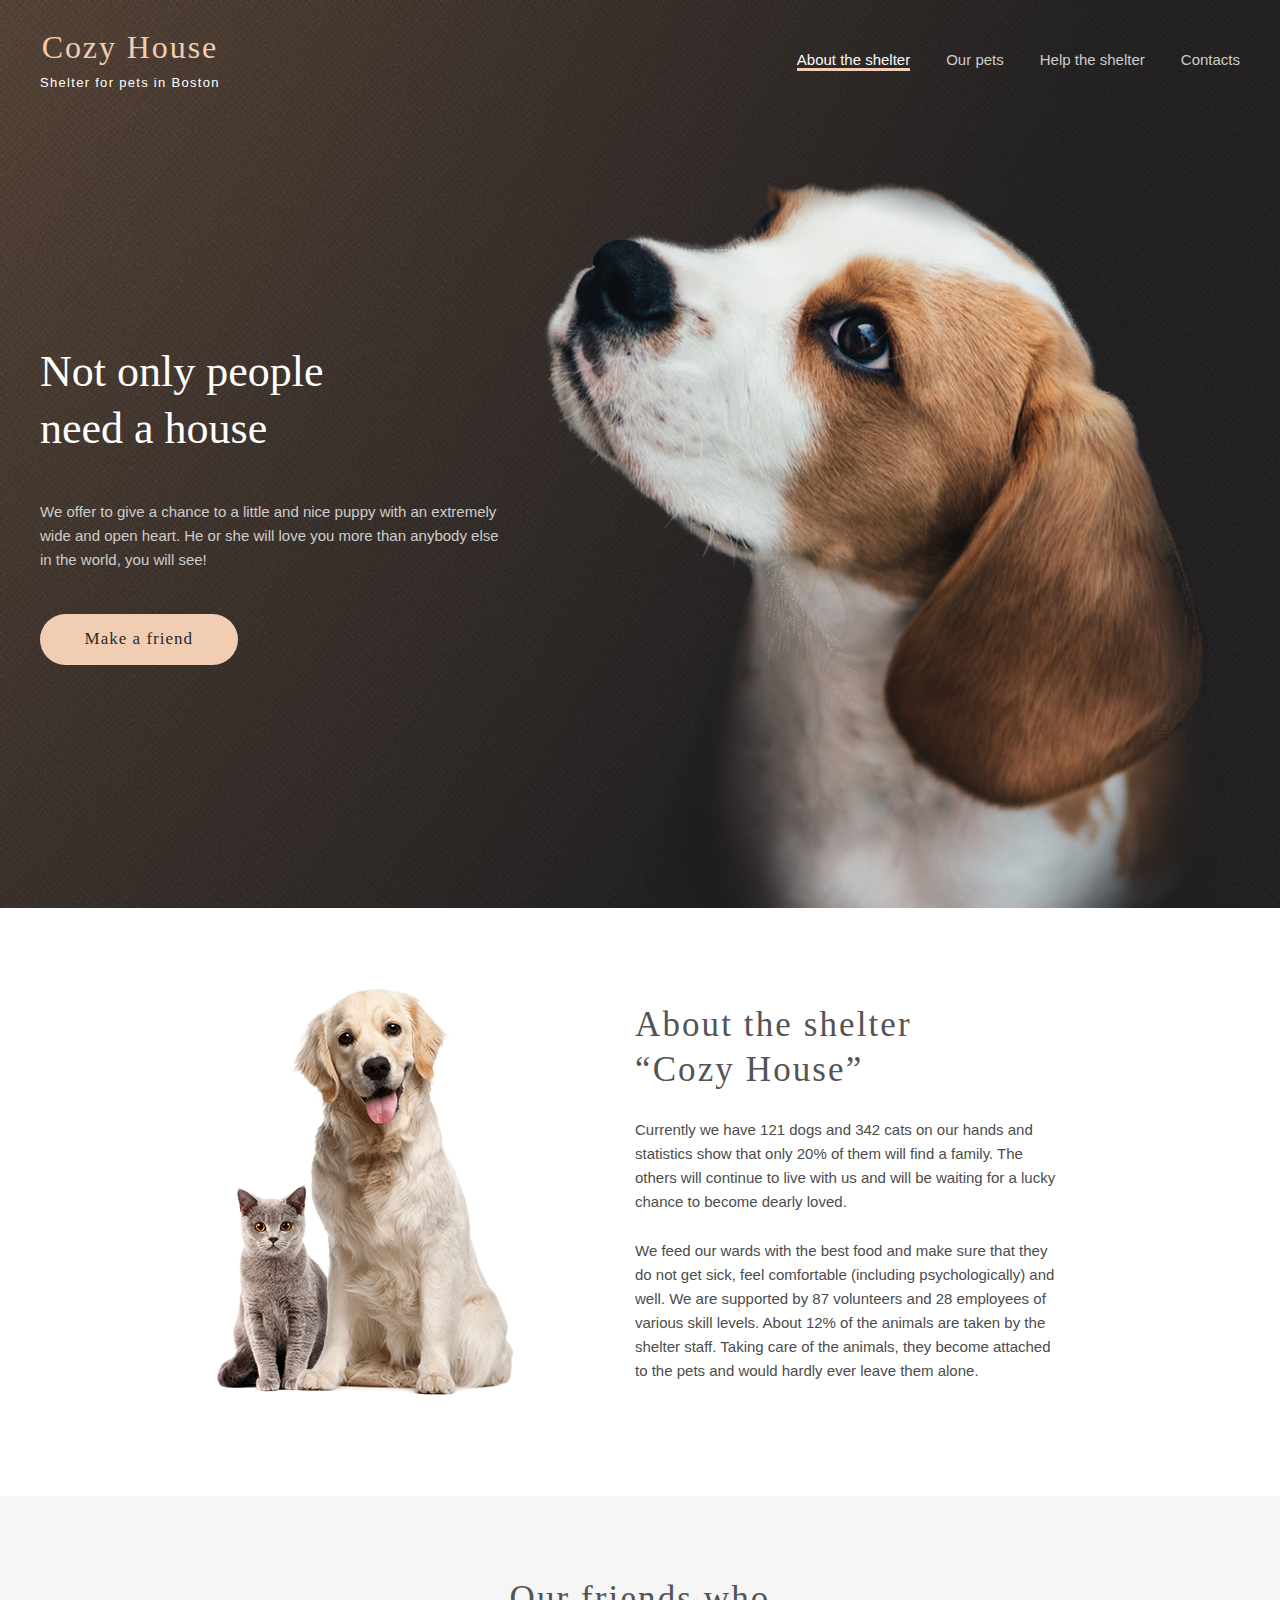
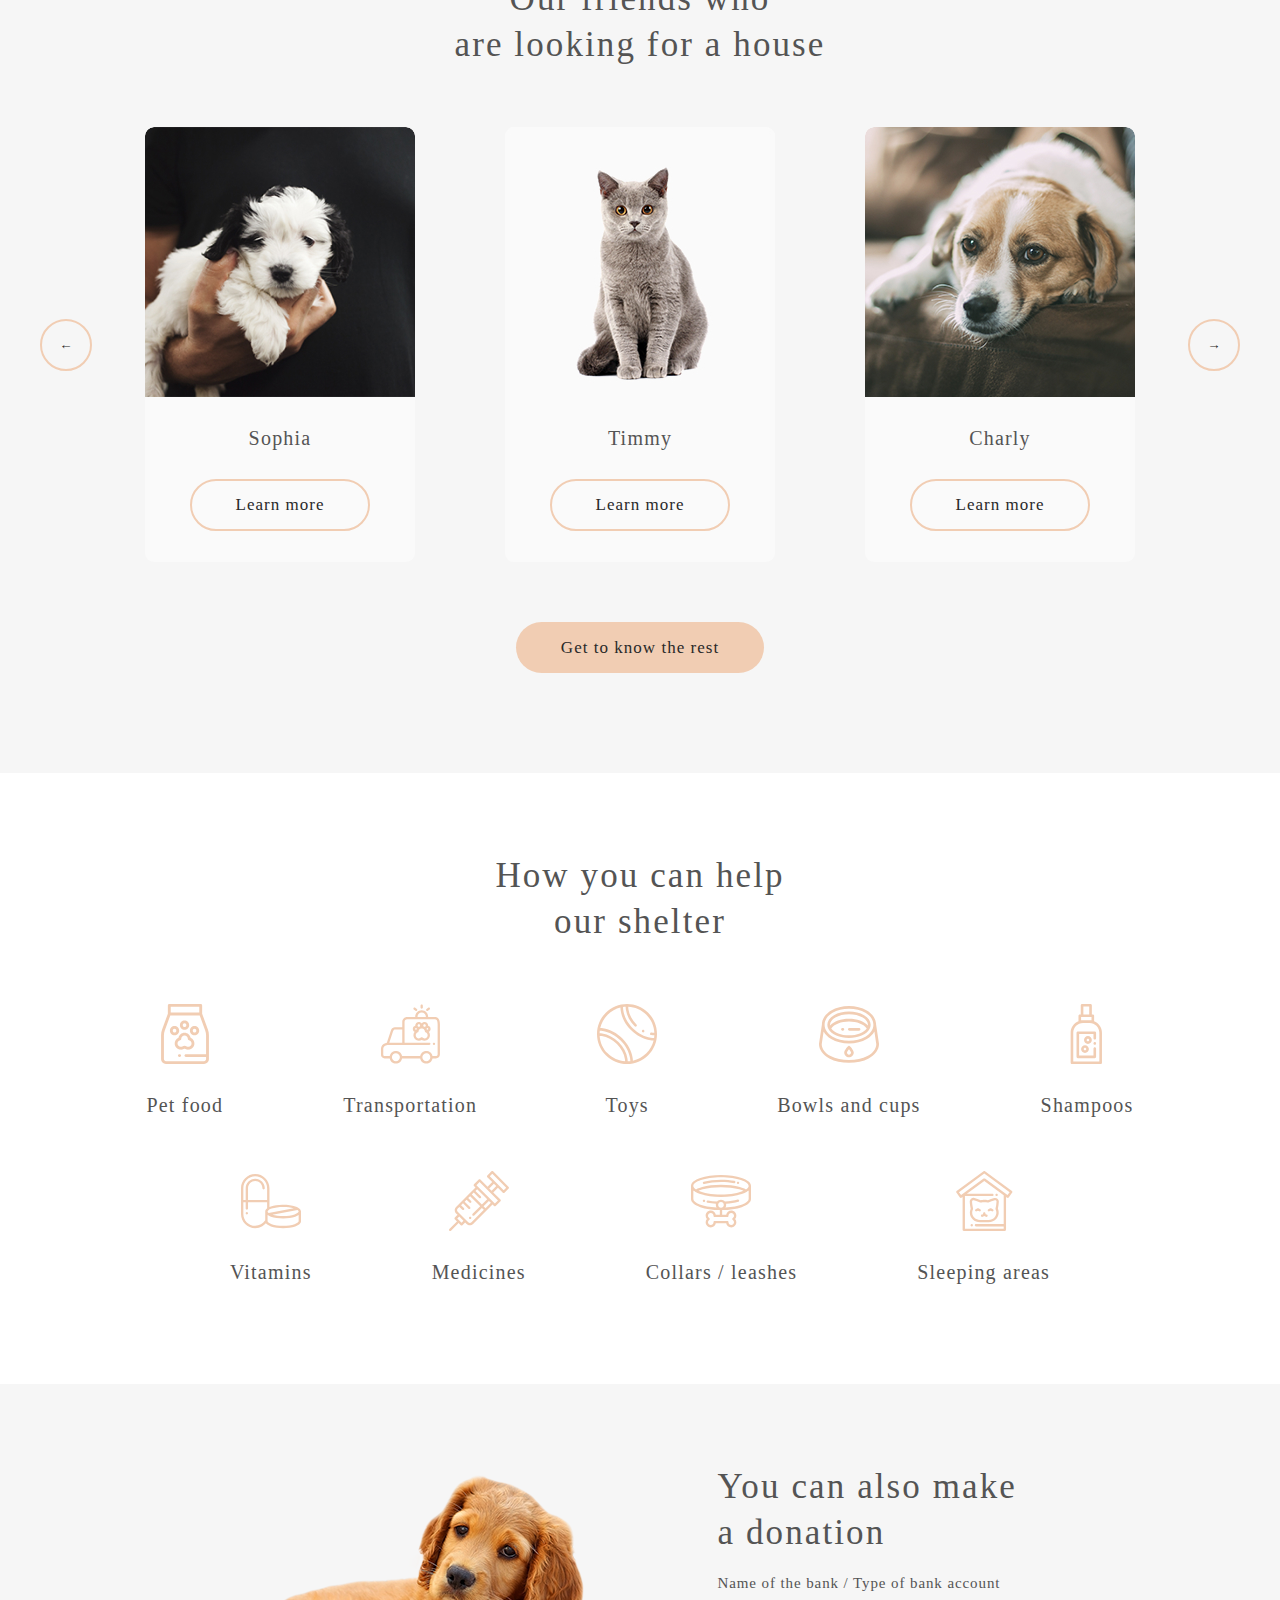
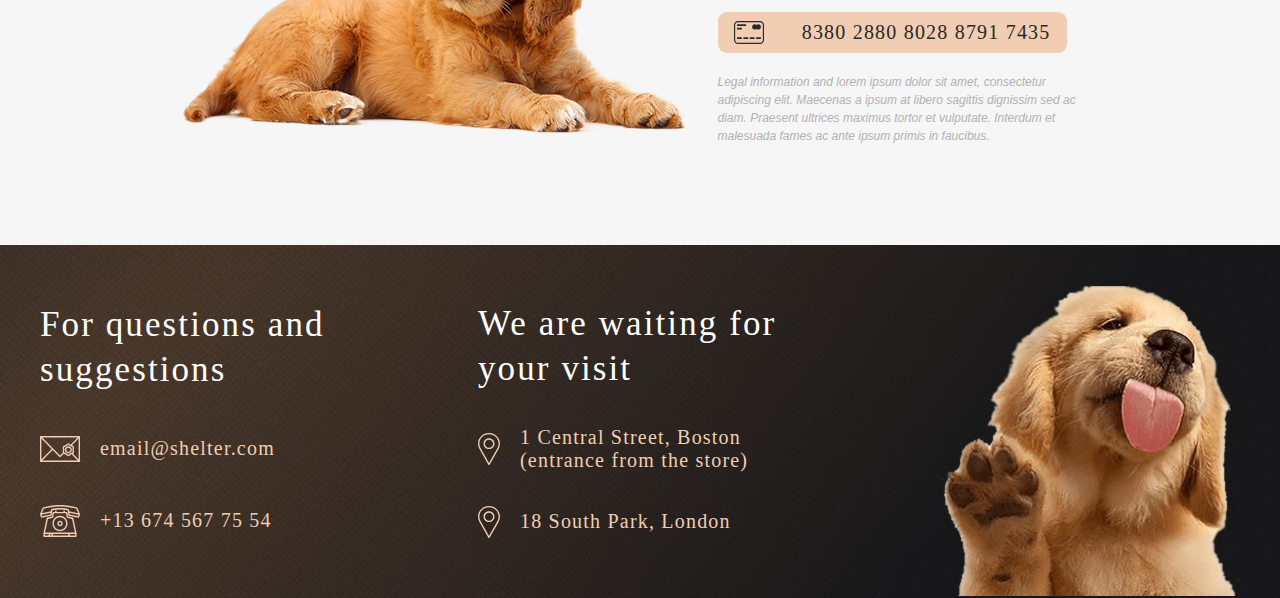
<file: pages/main/index.html>
<!DOCTYPE html>
<html lang="en">

<head>
    <meta charset="UTF-8">
    <meta http-equiv="X-UA-Compatible" content="IE=edge">
    <meta name="viewport" content="width=device-width, initial-scale=1.0">

    <meta name="description" content="Shelter">
    <meta name="keywords" content="Shelter, pets, Iuliia Pidlisna">
    <meta name="author" content="Iuliia Pidlisna">

    <link rel="shortcut icon" href="../../assets/favicon.ico">

    <link rel="stylesheet" href="style.css">

    <title> Shelter </title>

    <script defer src="./script.js"></script>

</head>

<body class="page">
    <div class="page__inner">

        <div class="shadow"></div>

        <!-- header and navigation-->

        <div class="start-screen">

            <header class="header page__header">
                <div class="container">
                    <div class="header__content">

                        <div class="header__logo logo">
                            <h1 class="logo__title"> <a href="#" class="logo__link link"> Cozy House </a> </h1>
                            <p class="logo__subtitle">Shelter for pets in Boston</p>
                        </div>

                        <!-- menu  -->

                        <div class="header__menu menu">
                            <div class="menu__icon"><span></span>
                            </div>

                            <nav class="menu__body">
                                <ul class="menu__list">
                                    <li class="menu__item"><a href="#" class="menu__link menu__link_active">About the
                                            shelter</a>
                                    </li>
                                    <li class="menu__item"><a href="../pets/index.html" class="menu__link link">Our
                                            pets</a>
                                    </li>
                                    <li class="menu__item"><a href="#help" class="menu__link link">Help the shelter</a>
                                    </li>
                                    <li class="menu__item"><a href="#footer" class="menu__link link">Contacts</a></li>
                                </ul>
                            </nav>
                        </div>

                    </div>
                </div>
            </header>

            <!--Main Area-->

            <!-- Start-screen  -->

            <section class="section" id="start-screen">
                <div class="container">
                    <div class="start-screen__content">

                        <div class="start-screen__text">
                            <h2 class="title"> Not only people need a house </h2>
                            <p class="subtitle"> We offer to give a chance to a little and nice puppy with an extremely
                                wide and open heart. He or she will love you more than anybody else in the world, you
                                will see! </p>
                            <a href="#pets" class="btn btn-link btn_make-a-friend"> Make a friend </a>
                        </div>

                        <div class="start-screen__img">
                            <picture>
                                <source srcset="../../assets/images/start-screen-puppy.png" type="image/png"
                                    media="(min-width:1220px)" width="698" height="728">
                                <source srcset="../../assets/images/start-screen-puppy.png" type="image/png"
                                    media="(max-width:1220px)" width="569" height="593">
                                <source srcset="../../assets/images/start-screen-puppy.png" type="image/png"
                                    media="(max-width:767px)" width="260" height="272">
                                <img class="start-screen__img-puppy" src="../../assets/images/start-screen-puppy.png"
                                    alt="puppy" width="698" height="728">
                            </picture>
                        </div>

                    </div>
                </div>
            </section>

        </div>

        <!-- main -->

        <main class="main">

            <!-- About  -->

            <section class="section section_about" id="about">
                <div class="container">
                    <div class="section__content about__content">

                        <div class="about__img">
                            <img class="about__img-pets" src="../../assets/images/about-pets.jpg" alt="about-pets"
                                width="300" height="408">
                        </div>

                        <div class="about__text">
                            <h3 class="title"> About the shelter “Cozy House” </h3>
                            <p class="subtitle"> Currently we have 121 dogs and 342 cats on our hands and statistics
                                show
                                that only
                                20% of them will find a family. The others will continue to live with us and will be
                                waiting
                                for a lucky chance to become dearly loved. </p>
                            <p class="subtitle"> We feed our wards with the best food and make sure that they do not get
                                sick, feel
                                comfortable (including psychologically) and well. We are supported by 87 volunteers and
                                28
                                employees of various skill levels. About 12% of the animals are taken by the shelter
                                staff.
                                Taking care of the animals,
                                they become attached to the pets and would hardly ever leave them alone. </p>
                        </div>

                    </div>
                </div>
            </section>

            <!-- Pets  -->

            <section class="section" id="pets">
                <div class="container">
                    <div class="section__content pets__content">

                        <h3 class="pets__title"> Our friends who <br> are looking for a house </h3>

                        <!-- slider  -->

                        <div class="pets__slider">

                            <button type="button" class="btn btn_arrow" id="btn-left"> &larr; </button>

                            <div class="carousel-wrapper" id="carousel-wrapper">
                                <div class="carousel" id="carousel">
                                    <!-- class="transition-right carousel" -->
                                    <div class="item" id="item-left">

                                        <div class="card" id="pets_Katrine">
                                            <img class="card__img" id="pets-Katrine"
                                                src="../../assets/images/pets-katrine.jpg" alt="pet Katrine" width="270"
                                                height="270">
                                            <h4 class="card__title" id="katrine"> Katrine </h4>
                                            <button type="button" class="btn btn_learn-more">Learn more</button>
                                        </div>

                                        <div class="card" id="pets_Jennifer">
                                            <img class="card__img" id="pets-Jennifer"
                                                src="../../assets/images/pets-jennifer.jpg" alt="pet Jennifer"
                                                width="270" height="270">
                                            <h4 class="card__title" id="Jennifer"> Jennifer </h4>
                                            <button type="button" class="btn btn_learn-more">Learn more</button>
                                        </div>

                                        <div class="card" id="pets_Woody">
                                            <img class="card__img" id="pets-Woody"
                                                src="../../assets/images/pets-woody.jpg" alt="pet Woody" width="270"
                                                height="270">
                                            <h4 class="card__title" id="Woody"> Woody </h4>
                                            <button type="button" class="btn btn_learn-more">Learn more</button>
                                        </div>

                                    </div>

                                    <div class="item" id="item-active">

                                        <div class="card" id="pets_Sophia">
                                            <img class="card__img" id="pets-Sophia"
                                                src="../../assets/images/pets-sophia.jpg" alt="pet Sophia" width="270"
                                                height="270">
                                            <h4 class="card__title" id="Sophia"> Sophia </h4>
                                            <button type="button" class="btn btn_learn-more">Learn more</button>
                                        </div>

                                        <div class="card" id="pets_Timmy">
                                            <img class="card__img" id="pets-Timmy"
                                                src="../../assets/images/pets-timmy.jpg" alt="pet Timmy" width="270"
                                                height="270">
                                            <h4 class="card__title" id="Timmy"> Timmy </h4>
                                            <button type="button" class="btn btn_learn-more">Learn more</button>
                                        </div>

                                        <div class="card" id="pets_Charly">
                                            <img class="card__img" id="pets-Charly"
                                                src="../../assets/images/pets-charly.jpg" alt="pet Charly" width="270"
                                                height="270">
                                            <h4 class="card__title" id="Charly"> Charly </h4>
                                            <button type="button" class="btn btn_learn-more">Learn more</button>
                                        </div>

                                    </div>

                                    <div class="item" id="item-right">

                                        <div class="card" id="pets_Scarlett">
                                            <img class="card__img" src="../../assets/images/pets-scarlett.jpg"
                                                alt="pet Scarlett" width="270" height="270">
                                            <h4 class="card__title" id="Scarlett"> Scarlett </h4>
                                            <button type="button" class="btn btn_learn-more">Learn more</button>
                                        </div>

                                        <div class="card" id="pets_Freddie">
                                            <img class="card__img" src="../../assets/images/pets-freddie.jpg"
                                                alt="pet Freddie" width="270" height="270">
                                            <h4 class="card__title" id="Freddie"> Freddie </h4>
                                            <button type="button" class="btn btn_learn-more">Learn more</button>
                                        </div>

                                        <div class="card" id="pets_Katrine-1">
                                            <img class="card__img" src="../../assets/images/pets-katrine.jpg"
                                                alt="pet Katrine" width="270" height="270">
                                            <h4 class="card__title" id="katrine-1"> Katrine </h4>
                                            <button type="button" class="btn btn_learn-more">Learn more</button>
                                        </div>

                                    </div>

                                </div>
                            </div>

                            <button type="button" class="btn btn_arrow" id="btn-right"> &rarr; </button>

                        </div>

                        <a href="../pets/index.html" class="btn btn-link btn_get-to-know-the-rest"> Get to
                            know the rest </a>

                    </div>
                </div>
            </section>

            <!-- Help  -->

            <section class="section" id="help">
                <div class="container">
                    <div class="help__content">

                        <h3 class="title"> How you can help our shelter </h3>

                        <ul class="help__list">
                            <li class="help__item"><a href="#help" class="link help__link"><img
                                        src="../../assets/icons/icon-pet-food.svg" alt="icon-pet-food" width="60"
                                        height="60" class="help__img">Pet food</a></li>

                            <li class="help__item"><a href="#help" class="link help__link"><img
                                        src="../../assets/icons/icon-transportation.svg" alt="icon-transportation"
                                        width="60" height="60" class="help__img">Transportation</a></li>

                            <li class="help__item"><a href="#help" class="link help__link"><img
                                        src="../../assets/icons/icon-toys.svg" alt="icon-toys" width="60" height="60"
                                        class="help__img">Toys</a></li>

                            <li class="help__item"><a href="#help" class="link help__link"><img
                                        src="../../assets/icons/icon-bowls-and-cups.svg" alt="icon-bowls-and-cups"
                                        width="60" height="60" class="help__img">Bowls and cups</a></li>

                            <li class="help__item"><a href="#help" class="link help__link"><img
                                        src="../../assets/icons/icon-shampoos.svg" alt="icon-shampoos" width="60"
                                        height="60" class="help__img">Shampoos</a></li>

                            <li class="help__item"><a href="#help" class="link help__link"><img
                                        src="../../assets/icons/icon-vitamins.svg" alt="icon-vitamins" width="60"
                                        height="60" class="help__img">Vitamins</a></li>

                            <li class="help__item"><a href="#help" class="link help__link"><img
                                        src="../../assets/icons/icon-medicines.svg" alt="icon-medicines" width="60"
                                        height="60" class="help__img">Medicines</a></li>

                            <li class="help__item"><a href="#help" class="link help__link"><img
                                        src="../../assets/icons/icon-collars-leashes.svg" alt="icon-collars-leashes"
                                        width="60" height="60" class="help__img">Collars / leashes</a></li>

                            <li class="help__item"><a href="#help" class="link help__link"><img
                                        src="../../assets/icons/icon-sleeping-area.svg" alt="icon-sleeping-area"
                                        width="60" height="60" class="help__img">Sleeping areas</a></li>
                        </ul>
                    </div>
                </div>
            </section>

            <!-- Donation  -->

            <section class="section" id="donation">
                <div class="container donation__container">
                    <div class="donation__content">

                        <div class="donation__img">
                            <img src="../../assets/images/donation-dog.png" class="donation__img-dog" alt="donation-dog"
                                width="505" height="261">
                        </div>

                        <div class="donation__text">
                            <h3 class="title"> You can also make a donation </h3>
                            <h5 class="subtitle"> Name of the bank / Type of bank account </h5>
                            <a href="#donation" class="btn btn-link donation__credit-card">
                                <img src="../../assets/icons/credit-card.svg" alt="credit-card" width="30"
                                    height="23">8380 2880 8028 8791 7435</a>
                            <p class="donation__description">Legal information and lorem ipsum dolor sit amet,
                                consectetur adipiscing elit. Maecenas a ipsum at libero sagittis dignissim sed ac diam.
                                Praesent ultrices maximus tortor et vulputate. Interdum et malesuada fames ac ante ipsum
                                primis in faucibus.</p>
                        </div>

                    </div>
                </div>
            </section>

            <!-- popup pets -->

            <div class="popup pets__popup" id="popup">
                <div class="popup__container">
                    <div class="popup__content" id="popup__content">
                        <button class="btn popup__btn">x</button>
                        <img src="../../assets/images/pets-jennifer.png" alt="pet" class="popup__img">

                        <div class="popup__text">
                            <h3 class="popup__name">Jennifer</h3>
                            <div class="popup__type-breed">
                                <h4 class="popup__type">Dog</h4>
                                <p>-</p>
                                <h4 class="popup__breed">Labrador</h4>
                            </div>
                            <p class="popup__description">Jennifer is a sweet 2 months old Labrador that is patiently
                                waiting to find a new forever home. This girl really enjoys being able to go outside to
                                run and play, but won't hesitate to play up a storm in the house if she has all of her
                                favorite toys.</p>
                            <ul class="popup__list">
                                <li class="popup__item"><span class="dot"></span>Age:<span
                                        class="popup__item-info popup__age">2 months</span></li>
                                <li class="popup__item"><span class="dot"></span>Inoculations:<span
                                        class="popup__item-info popup__inoculations">none</span></li>
                                <li class="popup__item"><span class="dot"></span>Diseases:<span
                                        class="popup__item-info popup__diseases">none</span></li>
                                <li class="popup__item"><span class="dot"></span>Parasites:<span
                                        class="popup__item-info popup__parasites">none</span></li>
                            </ul>
                        </div>

                    </div>
                </div>
            </div>

        </main>

        <!-- footer -->

        <footer id="footer" class="footer page__footer">
            <div class="container">
                <div class="footer__content">

                    <div class="footer__contacts">
                        <h3 class="title"> For questions and suggestions </h3>
                        <a href="mailto:email@shelter.com" class="link link_mail"> <img
                                src="../../assets/icons/icon-email.svg" alt="icon-email" width="40" height="32">
                            email@shelter.com </a>
                        <a href="tel:+136745677554" class="link link_phone"> <img
                                src="../../assets/icons/icon-phone.svg" alt="icon-phone" width="40" height="32"> +13 674
                            567 75 54 </a>

                    </div>

                    <div class="footer__locations">
                        <h3 class="title"> We are waiting for your visit </h3>
                        <a href="https://goo.gl/maps/DQAtMFkDQeXLq8EK6" target="_blank" class="link link_Boston"><img
                                src="../../assets/icons/icon-marker.svg" alt="icon-marker" width="22" height="32">1
                            Central Street, Boston (entrance from the store)</a>
                        <a href="https://goo.gl/maps/Q6fPdSKZQiEJ7BoB6" target="_blank" class="link link_London"><img
                                src="../../assets/icons/icon-marker.svg" alt="icon-marker" width="22" height="32">18
                            South Park, London</a>
                    </div>

                    <div class="footer__img">
                        <img src="../../assets/images/footer-puppy.png" class="footer__img-puppy" alt="puppy"
                            width="300" height="310">
                    </div>

                </div>
            </div>
        </footer>

    </div>
</body>

</html>
</file>
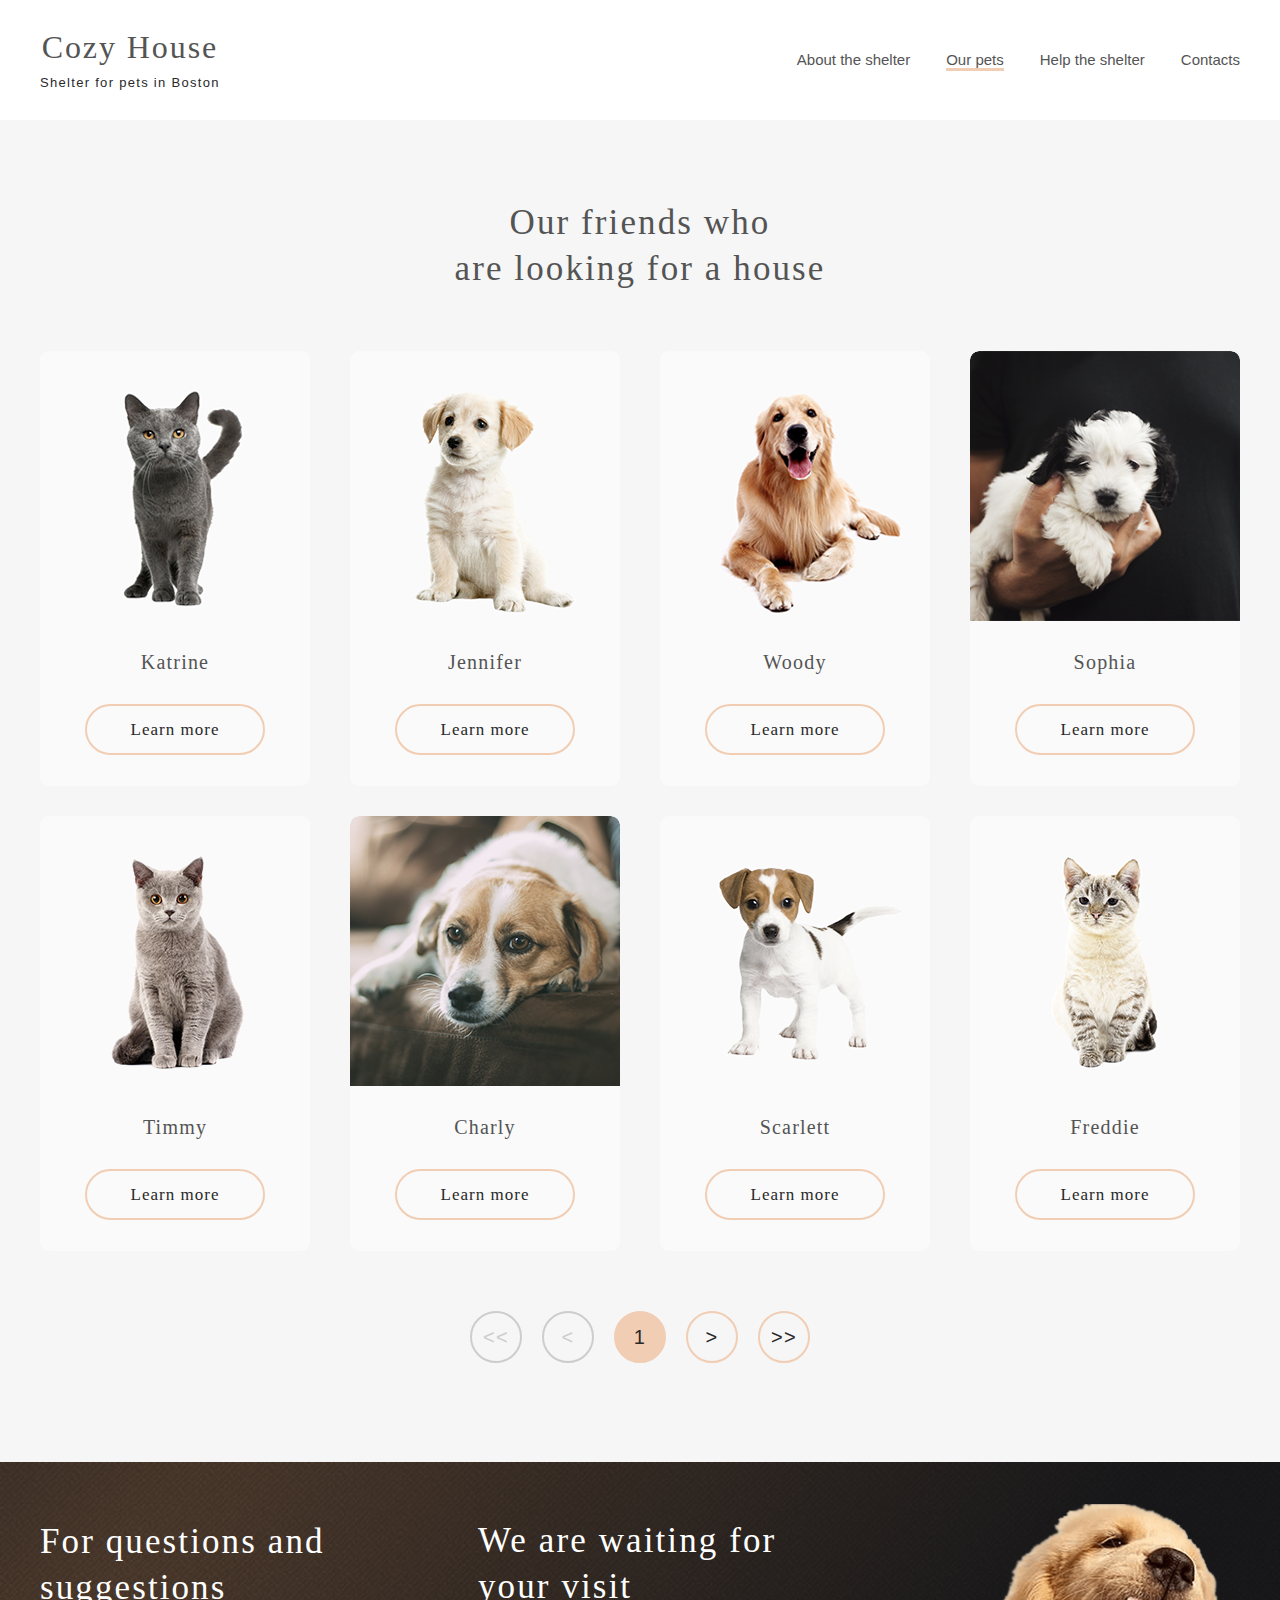
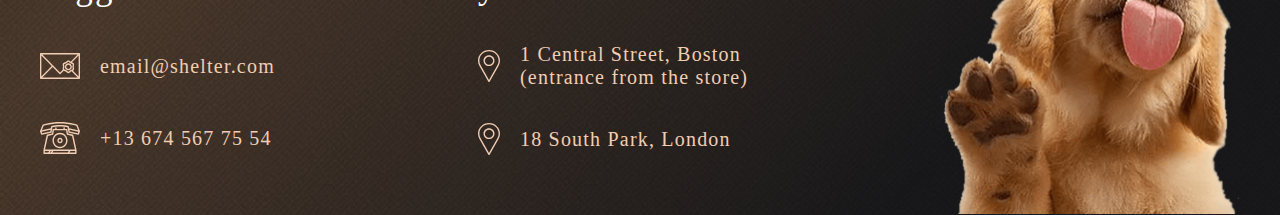
<file: pages/pets/index.html>
<!DOCTYPE html>
<html lang="en">

<head>
    <meta charset="UTF-8">
    <meta http-equiv="X-UA-Compatible" content="IE=edge">
    <meta name="viewport" content="width=device-width, initial-scale=1.0">

    <meta name="description" content="Shelter">
    <meta name="keywords" content="Shelter, pets, Iuliia Pidlisna">
    <meta name="author" content="Iuliia Pidlisna">

    <link rel="shortcut icon" href="../../assets/favicon.ico">

    <link rel="stylesheet" href="style.css">

    <title> Shelter </title>

    <script defer src="./script.js"></script>
</head>

<body class="page">
    <div class="page__inner">

        <div class="shadow"></div>

        <!-- header -->

        <header class="header page__header">
            <div class="container">
                <div class="header__content">

                    <div class="header__logo logo">
                        <h1 class="logo__title"> <a href="../main/index.html" class="logo__link link"> Cozy House </a>
                        </h1>
                        <p class="logo__subtitle">Shelter for pets in Boston</p>
                    </div>

                    <!-- menu  -->

                    <div class="header__menu menu">
                        <div class="menu__icon"><span></span>
                        </div>

                        <nav class="menu__body">
                            <ul class="menu__list">
                                <li class="menu__item"><a href="../main/index.html" class="menu__link link">About the
                                        shelter</a>
                                </li>
                                <li class="menu__item"><a href="#" class="menu__link menu__link_active">Our
                                        pets</a>
                                </li>
                                <li class="menu__item"><a href="../main/index.html#help" class="menu__link link">Help
                                        the shelter</a>
                                </li>
                                <li class="menu__item"><a href="#footer" class="menu__link link">Contacts</a></li>
                            </ul>
                        </nav>
                    </div>

                </div>
            </div>
        </header>

        <!--Main Area-->

        <main class="main" id="pets">
            <div class="container">
                <div class="main__content">

                    <h3 class="title"> Our friends who <br> are looking for a house </h3>

                    <!-- cards container -->

                    <div class="cards-container">

                        <div class="card" id="pets_Katrine">
                            <img class="card__img" id="pets-Katrine" src="../../assets/images/pets-katrine.jpg"
                                alt="pet Katrine" width="270" height="270">
                            <h4 class="card__title" id="katrine"> Katrine </h4>
                            <button type="button" class="btn btn_learn-more">Learn more</button>
                        </div>

                        <div class="card" id="pets_Jennifer">
                            <img class="card__img" id="pets-Jennifer" src="../../assets/images/pets-jennifer.jpg"
                                alt="pets-Jennifer" width="270" height="270">
                            <h4 class="card__title" id="Jennifer"> Jennifer </h4>
                            <button type="button" class="btn btn_learn-more">Learn more</button>
                        </div>

                        <div class="card" id="pets_Woody">
                            <img class="card__img" id="pets-Woody" src="../../assets/images/pets-woody.jpg"
                                alt="pets-Woody" width="270" height="270">
                            <h4 class="card__title" id="Woody"> Woody </h4>
                            <button type="button" class="btn btn_learn-more">Learn more</button>
                        </div>



                        <div class="card" id="pets_Sophia">
                            <img class="card__img" id="pets-Sophia" src="../../assets/images/pets-sophia.jpg"
                                alt="pets-Sophia" width="270" height="270">
                            <h4 class="card__title" id="Sophia"> Sophia </h4>
                            <button type="button" class="btn btn_learn-more">Learn more</button>
                        </div>

                        <div class="card" id="pets_Timmy">
                            <img class="card__img" id="pets-Timmy" src="../../assets/images/pets-timmy.jpg"
                                alt="pets-Timmy" width="270" height="270">
                            <h4 class="card__title" id="Timmy"> Timmy </h4>
                            <button type="button" class="btn btn_learn-more">Learn more</button>
                        </div>

                        <div class="card" id="pets_Charly">
                            <img class="card__img" id="pets-Charly" src="../../assets/images/pets-charly.jpg"
                                alt="pets-Charly" width="270" height="270">
                            <h4 class="card__title" id="Charly"> Charly </h4>
                            <button type="button" class="btn btn_learn-more">Learn more</button>
                        </div>



                        <div class="card" id="pets_Scarlett">
                            <img class="card__img" src="../../assets/images/pets-scarlett.jpg" alt="pets-Scarlett"
                                width="270" height="270">
                            <h4 class="card__title" id="Scarlett"> Scarlett </h4>
                            <button type="button" class="btn btn_learn-more">Learn more</button>
                        </div>

                        <div class="card" id="pets_Freddie">
                            <img class="card__img" src="../../assets/images/pets-freddie.jpg" alt="pets-Freddie"
                                width="270" height="270">
                            <h4 class="card__title" id="Freddie"> Freddie </h4>
                            <button type="button" class="btn btn_learn-more">Learn more</button>
                        </div>

                    </div>

                    <!-- navigation  -->

                    <nav class="navigation">
                        <button disabled type="button"
                            class="btn btn-paginator btn-paginator_inactive">&lt;&lt;</button>
                        <button disabled type="button" class="btn btn-paginator btn-paginator_inactive">&lt;</button>
                        <button type="button" class="btn btn-paginator btn-paginator_active"
                            id="button_paginator_active_1">1</button>
                        <button type="button" class="btn btn-paginator">&gt;</button>
                        <button type="button" class="btn btn-paginator">&gt;&gt;</button>
                    </nav>

                </div>
            </div>
        </main>

        <!-- footer -->

        <footer id="footer" class="footer page__footer">
            <div class="container">
                <div class="footer__content">

                    <div class="footer__contacts">
                        <h3 class="title"> For questions and suggestions </h3>
                        <a href="mailto:email@shelter.com" class="link link_mail"> <img
                                src="../../assets/icons/icon-email.svg" alt="icon-email" width="40" height="32">
                            email@shelter.com </a>
                        <a href="tel:+136745677554" class="link link_phone"> <img
                                src="../../assets/icons/icon-phone.svg" alt="icon-phone" width="40" height="32"> +13 674
                            567 75 54 </a>

                    </div>

                    <div class="footer__locations">
                        <h3 class="title"> We are waiting for your visit </h3>
                        <a href="https://goo.gl/maps/DQAtMFkDQeXLq8EK6" target="_blank" class="link link_Boston"><img
                                src="../../assets/icons/icon-marker.svg" alt="icon-marker" width="22" height="32">1
                            Central Street, Boston (entrance from the store)</a>
                        <a href="https://goo.gl/maps/Q6fPdSKZQiEJ7BoB6" target="_blank" class="link link_London"><img
                                src="../../assets/icons/icon-marker.svg" alt="icon-marker" width="22" height="32">18
                            South Park, London</a>
                    </div>

                    <div class="footer__img">
                        <img src="../../assets/images/footer-puppy.png" alt="puppy" width="300" height="310"
                            class="footer__img-puppy">
                    </div>

                </div>
            </div>
        </footer>

        <!-- popup pets -->

        <div class="popup pets__popup">
            <div class="popup__container">
                <div class="popup__content">
                    <button class="btn popup__btn">x</button>
                    <img src="../../assets/images/pets-jennifer.png" alt="pet" class="popup__img">

                    <div class="popup__text">
                        <h3 class="popup__name">Jennifer</h3>
                        <div class="popup__type-breed">
                            <h4 class="popup__type">Dog</h4>
                            <p>-</p>
                            <h4 class="popup__breed">Labrador</h4>
                        </div>
                        <p class="popup__description">Jennifer is a sweet 2 months old Labrador that is patiently
                            waiting to find a new forever home. This girl really enjoys being able to go outside to
                            run and play, but won't hesitate to play up a storm in the house if she has all of her
                            favorite toys.</p>
                        <ul class="popup__list">
                            <li class="popup__item"><span class="dot"></span>Age:<span
                                    class="popup__item-info popup__age">2 months</span></li>
                            <li class="popup__item"><span class="dot"></span>Inoculations:<span
                                    class="popup__item-info popup__inoculations">none</span></li>
                            <li class="popup__item"><span class="dot"></span>Diseases:<span
                                    class="popup__item-info popup__diseases">none</span></li>
                            <li class="popup__item"><span class="dot"></span>Parasites:<span
                                    class="popup__item-info popup__parasites">none</span></li>
                        </ul>
                    </div>

                </div>
            </div>
        </div>

    </div>
</body>

</html>
</file>
<file: pages/main/style.css>
*,
*:before,
*:after {
    padding: 0;
    margin: 0;
    border: 0;
    box-sizing: border-box;
    -webkit-box-sizing: border-box;
}

a {
    text-decoration: none;
}

ul,
ol,
li {
    list-style: none;
}

h1,
h2,
h3,
h4,
h5,
h6 {
    font-weight: inherit;
    font-size: inherit;
}

img {
    vertical-align: top;
}

html {
    scroll-behavior: smooth;
}

:root {
    --main-color: #545454;
    --white-color: #FFFFFF;
    --bg-main-color: #F6F6F6;
    --bg-white-color: #FFFFFF;
    --card-background-color: #FAFAFA;
}

html,
.page {
    font-family: 'Georgia';
    font-style: normal;
    font-weight: 400;
    font-size: 17px;
    line-height: 130%;

    color: var(--main-color);
    background-color: var(--bg-main-color);
}

.page__inner {
    width: 100%;
    min-height: 100vh;
    margin: 0;
    padding: 0;

    display: flex;
    flex-direction: column;
}

.page._lock {
    overflow: hidden;
}

.shadow {
    position: fixed;
    width: 100vw;
    height: 100vh;
    z-index: -1;
    transition: 0.5s ease-in-out;
}

.shadow_active {
    z-index: 250;
    /* background: rgba(0, 0, 0, .5); */
    background: rgba(41, 41, 41, 0.6);
}

.container {
    max-width: 1240px;
    /* 1200px + 20px + 20px */
    padding: 0 20px;
    margin: 0 auto;
}

.btn {
    cursor: pointer;
    transition: all 0.3s ease;
}

.link {
    cursor: pointer;
    transition: all 0.3s ease;
}

.link:hover,
.link:focus {
    opacity: .75;
}

.link:active {
    opacity: 1;
}

/*  -------------------------  Header styles start -------------------------------  */

.start-screen {
    /* min-height: 100vh;  pouvilsa otstup snizu*/
    /*   no write max-height if change (rise) content */
    background-color: #211F20;
    background-image: url(../../assets/images/start-screen-gradient-background.png);
    background-repeat: no-repeat;
    /* background-image: url(../assets/images/start-screen-background.jpg) no-repeat center; */
    background-size: cover;
}

.header__content {
    padding-top: 30px;
    margin-bottom: 90px;

    display: flex;
    flex-wrap: wrap;
    justify-content: space-between;
    align-items: center;
}

.header__logo {
    display: flex;
    flex-direction: column;
    align-items: center;
    gap: 10px;
}

.logo__link {
    font-size: 32px;
    line-height: 110%;
    letter-spacing: 0.06em;

    color: #F1CDB3;
}

.logo__subtitle {
    font-family: 'Arial';
    font-style: normal;
    font-weight: 400;
    font-size: 13px;
    line-height: 15px;

    letter-spacing: 0.1em;

    color: var(--white-color);
}

.menu__icon {
    display: none;
}

.menu__list {
    display: flex;
    flex-wrap: wrap;
    gap: 36px;
}

.menu__link {
    font-family: 'Arial';
    font-style: normal;
    font-weight: 400;
    font-size: 15px;
    line-height: 160%;

    color: #CDCDCD;
}

.menu__link:hover {
    color: #FAFAFA;
    opacity: 1;
}

.menu__link_active,
.menu__link:active {
    color: #FAFAFA;
    border-bottom: 3px solid #F1CDB3;
}

.menu__link_active:hover {
    cursor: default;
}

/*  -----------------  Header styles end  --------------------- */


/*  -----------------  Блок Not only  --------------------- */

.start-screen__content {
    display: flex;
    flex-wrap: wrap;
    justify-content: space-between;
    /* align-items: center; */
}

.start-screen__text {
    padding-top: 163px;

    display: flex;
    flex-direction: column;
    align-items: flex-start;
    gap: 42px;
}

.start-screen__text .title {
    max-width: 310px;

    font-size: 44px;
    line-height: 130%;

    color: var(--white-color);
}

.start-screen__text .subtitle {
    max-width: 460px;

    font-family: 'Arial';
    font-style: normal;
    font-weight: 400;
    font-size: 15px;
    line-height: 160%;

    color: #CDCDCD;
}

.btn-link,
.btn_make-a-friend {
    padding: 14.5px 44.5px;

    letter-spacing: 0.06em;
    color: #292929;
    background: #F1CDB3;
    border-radius: 100px;
    border: 0;
}

.btn-link:hover,
.btn_make-a-friend:hover {
    background: #FDDCC4;
}

.btn-link:active,
.btn_make-a-friend:active {
    background: #F1CDB3;
}

/*  ------------------------  About  ------------------------- */

.section_about {
    background-color: var(--bg-white-color);
}

.about__content {
    padding: 80px 0 100px;

    display: flex;
    flex-wrap: wrap;
    justify-content: center;
    align-items: center;
    gap: 120px;
}

.about__text {
    display: flex;
    flex-direction: column;
    justify-content: center;
    /* align-items: center; */
    gap: 25px;
}

.about__text .title {
    max-width: 370px;

    font-size: 35px;
    line-height: 130%;
    letter-spacing: 0.06em;
}

.about__text .subtitle {
    max-width: 430px;

    font-family: 'Arial';
    font-style: normal;
    font-weight: 400;
    font-size: 15px;
    line-height: 160%;

    color: #4C4C4C;
}

/* ----------------------  Start styles Pets  -------------------------- */

.pets__content {
    padding: 80px 0 100px;

    display: flex;
    flex-direction: column;
    align-items: center;
    justify-content: center;
    gap: 60px;
}

.pets__title {
    max-width: 400px;

    font-size: 35px;
    line-height: 130%;
    text-align: center;
    letter-spacing: 0.06em;
}

.pets__slider {
    width: 1200px;

    display: flex;
    flex-wrap: wrap;
    justify-content: space-between;
    align-items: center;
}

.btn_arrow {
    width: 52px;
    height: 52px;

    border: 2px solid #F1CDB3;
    border-radius: 100px;
    background-color: transparent;
    color: #292929;
    /* text-align: center; */
}

.btn_arrow:hover {
    background: #FDDCC4;
    border: 2px solid #FDDCC4;
}

.btn_arrow:active {
    background: #F1CDB3;
    border: 2px solid #F1CDB3;
}

.btn_arrow_inactive {
    border: 2px solid #CDCDCD;
    color: #CDCDCD;
}

/* -------------- slider - carousel -------------- */

.carousel-wrapper {
    width: 990px;
    /*  270*3 + 90*2 = 810+180 */
    margin: 0 53px;
    overflow: hidden;
}

.carousel {
    display: flex;

    position: relative;
    left: -990px;
}

@keyframes move-right {
    from {
        left: -990px;
    }

    to {
        left: -1980px;
    }
}

.transition-right {
    animation-name: move-right;
    animation-duration: 5s;
}

@keyframes move-left {
    from {
        left: -990px;
    }

    to {
        left: 0px;
    }
}

.transition-left {
    animation-name: move-left;
    animation-duration: 5s;
}

.item {
    display: flex;
    gap: 90px;
}

.card {
    width: 270px;
    height: 435px;

    display: flex;
    flex-direction: column;
    align-items: center;
    gap: 30px;

    overflow: hidden;

    background: var(--card-background-color);
    border-radius: 9px;

    transition: all 0.6s ease;
    cursor: pointer;
}

.card:hover {
    background: var(--bg-white-color);
    box-shadow: 0px 3px 5px 0px rgba(27, 26, 26, 0.5);
    /* background-color: darken(var(--card-background-color), 15%); */
}

.card__img {
    border-radius: 9px 9px 0px 0px;
    transition: all 0.6s ease;
}

.card:hover .card__img {
    transform: scale(1.05);
}

.card:hover .btn_learn-more {
    background-color: #F1CDB3;
    transition: all 0.6s ease;
}

.card__title {
    font-size: 20px;
    letter-spacing: 0.06em;
}

.btn_learn-more {
    padding: 13px 43px;

    font-family: 'Georgia';
    font-style: normal;
    font-weight: 400;
    font-size: 17px;
    line-height: 130%;
    letter-spacing: 0.06em;

    color: #292929;

    border: 2px solid #F1CDB3;
    border-radius: 100px;
    background-color: transparent;

    transition: all 0.6s ease;
}

.btn_learn-more:active {
    opacity: 0.8;
}

/* ----------------------  Pets styles end -------------------------- */


/* ----------------------  Help styles start -------------------------- */

#help {
    background: var(--bg-white-color);
}

.help__content {
    padding: 80px 0px 100px;

    display: flex;
    flex-direction: column;
    flex-wrap: wrap;
    justify-content: center;
    align-items: center;
    gap: 60px;
}

.help__content .title {
    max-width: 318px;

    display: flex;
    align-items: center;
    text-align: center;

    font-size: 35px;
    line-height: 130%;
    letter-spacing: 0.06em;
}

.help__list {
    max-width: 1030px;

    display: flex;
    flex-wrap: wrap;
    align-items: center;
    justify-content: center;
    column-gap: 120px;
    /* column-gap: 50px; */
    row-gap: 54px;
}

.help__link {
    display: flex;
    flex-direction: column;
    align-items: center;
    text-align: center;
    gap: 30px;

    font-size: 20px;
    line-height: 115%;
    letter-spacing: 0.06em;
    color: #545454;
}

/* ----------------------  Help styles end -------------------------- */


/* ----------------------  Donation styles start -------------------------- */

.donation__container {
    max-width: 955px;
    margin: 0 auto;
}

.donation__content {
    padding: 80px 0px 100px;

    display: flex;
    flex-wrap: wrap;
    justify-content: space-between;
    align-items: center;
}

.donation__text {
    display: flex;
    flex-direction: column;
    gap: 20px;
}

.donation__text .title {
    max-width: 300px;

    font-size: 35px;
    line-height: 130%;
    letter-spacing: 0.06em;
}

.donation__text .subtitle {
    font-size: 15px;
    line-height: 110%;
    letter-spacing: 0.06em;
}

.donation__credit-card {
    max-width: 349px;
    padding: 9px 16px;

    display: flex;
    justify-content: space-between;
    align-items: center;

    font-size: 20px;
    line-height: 115%;
    letter-spacing: 0.06em;

    background: #F1CDB3;
    border-radius: 9px;
}

.donation__credit-card:hover {
    background: #FDDCC4;
}

.donation__credit-card:active {
    background: #F1CDB3;
}

.donation__description {
    max-width: 380px;

    font-family: 'Arial';
    font-style: italic;
    font-weight: 400;
    font-size: 12px;
    line-height: 18px;

    color: #B2B2B2;
}

/* ----------------------  Donation styles end -------------------------- */


/* ------------------- popup pets ------------------ */

.popup {
    position: fixed;
    top: 0;
    left: 0;

    display: none;
    /* opacity: 0;
    -webkit-transition: opacity 0.5s;
    transition: opacity 0.5s ease; */

    width: 100%;
    height: 100%;
    background-color: rgba(41, 41, 41, 0.6);

    /* transition: all 4.9s ease; */
}

.popup._active {
    display: block;
    /* opacity: 1; */
    /* transition: all 4.9s ease; */
}

@keyframes display {
    from {
       opacity: 0;
    }

    to {
        opacity: 1;
    }
}

.display-popup {
    animation-name: display;
    animation-duration: 1s;
}

/* @keyframes display-close {
    from {
       opacity: 1;
    }

    to {
        opacity: 0;
    }
}

.display-popup-close {
    animation-name: display-close;
    animation-duration: 3s;
} */

.popup__container {
    width: 100%;
    height: 100%;
    /* background-color: rgba(41, 41, 41, 0.6); */

    display: flex;
    justify-content: center;
    align-items: center;

    /* position: fixed;
    top: 50%;
    left: 50%; 
    z-index: 15;
    -webkit-transform: translate(-50%, -50%);
     transform: translate(-50%, -50%); */
}

.popup__btn {
    position: absolute;
    width: 52px;
    height: 52px;

    left: 890px;
    top: -50px;

    border: 2px solid #F1CDB3;
    border-radius: 100px;

    color: #292929;
    background-color: transparent;

    transition: all 0.6s ease;
}

.popup__btn:hover {
    border: 2px solid #FDDCC4;
    background: #FDDCC4;
}

.popup__btn:active {
    border: 2px solid #F1CDB3;
    background: #F1CDB3;
}

.popup__content {
    width: 900px;
    height: 500px;

    position: relative;

    display: flex;
    gap: 30px;

    background: #FAFAFA;
    border-radius: 9px;

    cursor: pointer;
    transition: all 0.3s ease;
}

.popup__content:hover {
    box-shadow: 0px 2px 35px 14px rgba(13, 13, 13, 0.04);
}

.popup__img {
    /* width: 500px; */
    /* height: 500px; */
    /* background-color: #211F20; */
    /* background-image: url(../../assets/images/pets-jennifer.png); */
    /* background-repeat: no-repeat; */
    /* background-size: cover; */

    border-radius: 9px 0px 0px 9px;
}

.popup__text {
    padding: 50px 20px 0 0;
}

.popup__name {
    margin-bottom: 10px;

    font-family: 'Georgia';
    font-style: normal;
    font-weight: 400;
    font-size: 35px;
    line-height: 130%;
    letter-spacing: 0.06em;

    color: #000000;
}

.popup__type-breed {
    margin-bottom: 40px;

    display: flex;
    gap: 5px;

    font-family: 'Georgia';
    font-style: normal;
    font-weight: 400;
    font-size: 20px;
    line-height: 115%;
    letter-spacing: 0.06em;

    color: #000000;

}

.popup__description {
    margin-bottom: 40px;

    font-family: 'Georgia';
    font-style: normal;
    font-weight: 400;
    font-size: 15px;
    line-height: 110%;
    letter-spacing: 0.06em;

    color: #000000;
}

.popup__list {
    display: flex;
    flex-direction: column;
    gap: 11px;
}

.popup__item {
    display: flex;
    align-items: center;
    gap: 8px;

    font-family: 'Georgia';
    font-style: normal;
    font-weight: 700;
    font-size: 15px;
    line-height: 110%;
    letter-spacing: 0.06em;

    color: #000000;
}

.dot {
    width: 4px;
    height: 4px;
    border-radius: 10px;
    background: #F1CDB3;
}

.popup__item-info {
    font-family: 'Georgia';
    font-style: normal;
    font-weight: 400;
    font-size: 15px;
    line-height: 105%;
    letter-spacing: 0.06em;

    color: #000000;
}

/* Footer styles start */

.footer {
    background-color: #211F20;
    background-image: url(../../assets/images/footer-gradient-background.png);
    background-repeat: no-repeat;
    background-size: cover;
    /* background-image: url(../assets/images/start-screen-background.jpg) no-repeat center; */
}

.footer__content {
    padding: 40px 0px 0px;

    display: flex;
    flex-wrap: wrap;
    justify-content: space-between;
    align-items: center;
}

.footer__contacts,
.footer__locations {
    padding: 16px 0px 60px;

    display: flex;
    flex-wrap: wrap;
    flex-direction: column;
}

.footer__contacts {
    max-width: 288px;
    gap: 40px;
}

.footer__locations {
    width: 312px;
    gap: 34px;
}

.footer__contacts .title,
.footer__locations .title {
    font-size: 35px;
    line-height: 130%;
    letter-spacing: 0.06em;

    color: var(--white-color);
}

.link_mail,
.link_phone,
.link_Boston,
.link_London {
    display: flex;
    align-items: center;
    gap: 20px;

    font-size: 20px;
    line-height: 115%;
    letter-spacing: 0.06em;
    color: #F1CDB3;
}

/* Footer styles end */


/*  ==============================================================================  */
/*  ===========================  Media styles start  =============================  */
/*  ==============================================================================  */

/* -----------  @media screen and (max-width: 768px)  -------------- */

@media screen and (max-width: 1220px) {

    /* @media screen and (max-width: 1279.98px)  */

    .container {
        max-width: 748px;
        /* 708px + 20px + 20px */
        margin: 0 auto;
    }

    .header__content {
        margin-bottom: 60px;
    }

    /* Блок Not only */

    .start-screen__content {
        justify-content: center;
        align-items: center;
        gap: 100px;
    }

    .start-screen__text {
        padding-top: 0px;
    }

    .btn_make-a-friend {
        margin-left: 126.5px;
    }

    .start-screen__img-puppy {
        /* width: 569px;
        height: 593px; */
        margin-left: 142px;
    }

    /* About-content */

    .about__content {
        flex-direction: column-reverse;
        gap: 80px;
    }

    /* Pets */

    .pets__slider {
        max-width: 708px;
    }

    .carousel-wrapper {
        width: 580px;
        /*  270*2 + 40*1 = 540+40 */
        margin: 0 12px;
        overflow: hidden;
    }

    .carousel {
        position: relative;
        left: -610px;
    }

    @keyframes move-right {
        from {
            left: -580px;
        }

        to {
            left: -1160px;
        }
    }

    @keyframes move-left {
        from {
            left: -580px;
        }

        to {
            left: 0px;
        }
    }

    .item {
        gap: 0px;
        /* gap: 40px; */
    }

    .card {
        /* gap: 32px; */
        margin-right: 36px;
    }

    /* Help */

    .help__list {
        max-width: 630px;
        column-gap: 62px;
        justify-content: space-around;
    }

    .help__item {
        width: 166px;
        /* height: 87px; */
    }

    /* Donation */

    .donation__content {
        justify-content: center;
        flex-direction: column-reverse;
        gap: 60px;
    }

    /* Footer */

    .footer__content {
        padding: 30px 0px 0px;
        justify-content: center;
        gap: 50px;
    }

    .footer__contacts,
    .footer__locations {
        padding: 0px 0px 15px;
    }

    /* popup */

    .popup__btn {
        left: 621px;
    }

    .popup__content {
        width: 630px;
        height: 350px;
        gap: 11px;
    }

    .popup__img {
        width: 350px;
        height: 350px;
    }

    .popup__text {
        padding: 10px 9px 0 0;
    }

    .popup__type-breed {
        margin-bottom: 20px;
    }

    .popup__description {
        margin-bottom: 20px;

        font-family: 'Georgia';
        font-style: normal;
        font-weight: 400;
        font-size: 13px;
        line-height: 110%;
        letter-spacing: 0.06em;

        color: #000000;
    }

}

/* ============================================================================= */
/* -----------  @media screen and (max-width: 320px)  ---------------- */
/* @media (max-width: 767px) */

@media screen and (max-width: 767px) {

    .container {
        max-width: 340px;
        /* 300px + 20px + 20px */

        margin: 0 auto;
    }

    .header_wrapper {
        /* width: 257px;
        padding: 0;
        padding-top: 30px;
        justify-content: space-between; */
    }

    .menu__icon {
        width: 30px;
        height: 22px;

        /* z-index: 5; */
        z-index: 999;

        display: block;

        position: relative;
        transition: all 0.3s ease;
        cursor: pointer;
    }

    .menu__icon span,
    .menu__icon::before,
    .menu__icon::after {
        width: 100%;
        height: 2px;

        position: absolute;
        left: 0;

        transition: all 0.3s ease 0s;
        background-color: #F1CDB3;
    }

    /* .menu__icon span, */
    .menu__icon::before,
    .menu__icon::after {
        content: "";
    }

    .menu__icon::before {
        top: 0;
    }

    .menu__icon span {
        top: 50%;
        transform: translateY(-50%);
        /* strogo po centerv */
        /* transform: scale(1) translate(0px, -50%); */
    }

    .menu__icon::after {
        bottom: 0;
    }

    .menu__icon:hover {
        opacity: 0.7;
    }

    .menu__icon._active {
        transform: rotate(90deg);

        /* transform: scale(0) translate(0px, -50%); */
    }

    .menu__icon._active span {
        /* transform: scale(0) translate(0px, -50%); */
    }

    .menu__icon._active::before {
        /* top: 50%; */
        /* left: 0; */
        /* transform: rotate(90deg); */
        /* transform: rotate(90deg) translate(0px, -50%); */
    }

    .menu__icon._active::after {
        /* right: 0; */
        /* transform: rotate(90deg); */
        /* transform: rotate(90deg) translate(0px, 50%); */
    }

    .menu__body {
        width: 320px;
        height: 100%;
        padding-top: 250px;

        position: fixed;
        top: 0;
        right: -100%;
        z-index: 998;

        background: #292929;

        transition: right 0.3s ease 0s;
        overflow: auto;
        /* scroll menu  */
    }

    .menu__body._active {
        right: 0;
    }

    /* .menu__body::before {
        content: "";
        position: fixed;
        width: 100%;
        top: 0;
        left: 0;
        height: 90px;
        background-color: var(--bg-main-color);
        z-index: 2;
    } */

    .menu__list {
        display: flex;
        flex-direction: column;
        align-items: center;
        gap: 40px;
    }

    .menu__link {
        font-family: 'Arial';
        font-style: normal;
        font-weight: 400;
        font-size: 32px;
        line-height: 160%;

        color: #CDCDCD;
    }

    /* ---------------------------- */

    /* Блок Not only */

    .start-screen__content {
        justify-content: center;
        align-items: center;
        gap: 106px;
    }

    .start-screen__text {
        justify-content: center;
        align-items: center;
        gap: 43.5px;
    }

    .start-screen__text .title {
        max-width: 230px;
        text-align: center;
        font-size: 25px;
    }

    .start-screen__text .subtitle {
        text-align: center;
        font-size: 14.46px;
    }

    .btn_make-a-friend {
        margin-left: 0px;
    }

    .start-screen__img-puppy {
        width: 260px;
        height: 271.77px;

        margin-left: 40px;
    }

    /* About-content */

    .about__content {
        padding: 42px 0 42px;

        justify-content: center;
        gap: 40px;
    }

    .about__text {
        gap: 23px;
    }

    .about__text .title {
        font-size: 25px;
        text-align: center;
    }

    .about__text .subtitle {
        padding: 0 5px;
        text-align: justify;
    }

    .about__img-pets {
        width: 260px;
        height: 353.6px;
    }

    /* Pets */

    .pets__content {
        padding: 43px 0 42px;
        gap: 40px;
    }

    .pets__title {
        font-size: 24.5px;
    }

    .pets__slider {
        width: 270px;
        margin-bottom: 3px;
        justify-content: space-around;
    }

    .carousel-wrapper {
        width: 310px;
        /*  270*1 + 40*0 = 270 */
        margin: 0 0px;
        overflow: hidden;
    }

    .carousel {
        position: relative;
        left: -306px;
    }

    @keyframes move-right {
        from {
            left: -310px;
        }

        to {
            left: -580px;
        }
    }

    @keyframes move-left {
        from {
            left: -310px;
        }

        to {
            left: 0px;
        }
    }

    .card {
        gap: 32px;
    }

    .item {
        gap: 0px;
    }

    #btn-left {
        order: 2;
        margin-top: 22px;
    }

    #carousel-wrapper {
        order: 1;
    }

    #btn-right {
        order: 3;
        margin-top: 22px;
    }

    /* Help */

    .help__content {
        padding: 42px 0px;
        gap: 40px;
    }

    .help__content .title {
        max-width: 240px;
        font-size: 25px;
    }

    .help__list {
        justify-content: space-between;
        row-gap: 30px;
        column-gap: 30px;
    }

    .help__item {
        width: 125px;
        /* height: 87px; */
    }

    .help__link {
        gap: 20px;
        font-size: 15px;
    }

    .help__img {
        width: 50px;
        height: 50px;
    }

    /* Donation */

    .donation__content {
        padding: 42px 0;
        gap: 40px;
    }

    .donation__text {
        gap: 24px;
        align-items: center;
    }

    .donation__content .title {
        max-width: 210px;
        font-size: 25px;
        text-align: center;
    }

    .donation__content .subtitle {
        text-align: center;
        font-size: 13.6px;
    }

    .donation__credit-card {
        width: 280px;

        font-size: 15px;
    }

    .donation__description {
        text-align: justify;
    }

    .donation__img-dog {
        width: 260px;
        height: 135.2px;
    }

    /* Footer */

    .footer__content {
        justify-content: center;
        gap: 25px;
    }

    .footer__contacts,
    .footer__locations {
        justify-content: center;
        align-items: center;
        text-align: center;
    }

    .footer__locations {
        align-items: flex-start;
        gap: 40px;
    }

    .footer__contacts .title,
    .footer__locations .title {
        font-size: 25px;
        text-align: center;
    }

    .link_Boston,
    .link_London {
        font-size: 18.8px;
        text-align: left;
    }

    .footer__img-puppy {
        width: 260px;
        height: 269px;
    }

    /* popup */

    .popup__btn {
        left: 231px;
    }

    .popup__content {
        width: 240px;
        height: 341px;
    }

    .popup__img {
        display: none;
    }

    .popup__text {
        padding: 10px;
    }

    .popup__name {
        text-align: center;
    }

    .popup__type-breed {
        justify-content: center;
        align-items: center;
    }

    .popup__description {
        margin-bottom: 24px;
        text-align: justify;
    }

    .popup__list {
        gap: 6px;
    }

}

/* ----------------------  Media styles end -------------------------- */
</file>
<file: pages/pets/style.css>
*,
*:before,
*:after {
    padding: 0;
    margin: 0;
    border: 0;
    box-sizing: border-box;
    -webkit-box-sizing: border-box;
}

a {
    text-decoration: none;
}

ul,
ol,
li {
    list-style: none;
}

h1,
h2,
h3,
h4,
h5,
h6 {
    font-weight: inherit;
    font-size: inherit;
}

img {
    vertical-align: top;
}

html {
    scroll-behavior: smooth;
}

:root {
    --main-color: #545454;
    --white-color: #FFFFFF;
    --bg-main-color: #F6F6F6;
    --bg-white-color: #FFFFFF;
    --card-background-color: #FAFAFA;
}

html,
.page {
    font-family: 'Georgia';
    font-style: normal;
    font-weight: 400;
    font-size: 17px;
    line-height: 130%;

    color: var(--main-color);
    background-color: var(--bg-main-color);
}

.page__inner {
    width: 100%;
    min-height: 100vh;
    margin: 0;
    padding: 0;

    display: flex;
    flex-direction: column;
}

.page._lock {
    overflow: hidden;
}

.shadow {
    position: fixed;
    width: 100vw;
    height: 100vh;
    z-index: -1;
    transition: 0.5s ease-in-out;
}

.shadow_active {
    z-index: 250;
    /* background: rgba(0, 0, 0, .5); */
    background: rgba(41, 41, 41, 0.6);
}

.container {
    max-width: 1240px;
    /* 1200px + 20px + 20px */
    padding: 0 20px;
    margin: 0 auto;
}

.btn {
    cursor: pointer;
    transition: all 0.3s ease;
}

.link {
    cursor: pointer;
    transition: all 0.3s ease;
}

.link:hover,
.link:focus {
    opacity: .75;
}

.link:active {
    opacity: 1;
}

/*  -------------------------  Header styles start -------------------------------  */

.header {
    background: #FFFFFF;
}

.header__content {
    padding: 30px 0;

    display: flex;
    flex-wrap: wrap;
    justify-content: space-between;
    align-items: center;
}

.header__logo {
    display: flex;
    flex-direction: column;
    align-items: center;
    gap: 10px;
}

.logo__link {
    font-size: 32px;
    line-height: 110%;
    letter-spacing: 0.06em;

    color: #545454;
}

.logo__subtitle {
    font-family: 'Arial';
    font-style: normal;
    font-weight: 400;
    font-size: 13px;
    line-height: 15px;
    letter-spacing: 0.1em;

    color: #292929;
}

.menu__icon {
    display: none;
}

.menu__list {
    padding: 16px 0;

    display: flex;
    flex-wrap: wrap;
    gap: 36px;
}

.menu__link {
    font-family: 'Arial';
    font-style: normal;
    font-weight: 400;
    font-size: 15px;
    line-height: 160%;

    color: #545454;
}

.menu__link:hover {
    color: #292929;
    opacity: 1;
}

.menu__link_active,
.menu__link:active {
    color: #545454;
    border-bottom: 3px solid #F1CDB3;
}

.menu__link_active:hover {
    color: #545454;
    cursor: default;
}

/*  -----------------  Header styles end  --------------------- */

/* Main styles start */

.main {
    background: #F6F6F6;
}

.main__content {
    padding: 80px 0 99px;

    display: flex;
    flex-direction: column;
    justify-content: center;
    align-items: center;
    gap: 60px;
}

.title {
    font-size: 35px;
    line-height: 130%;
    text-align: center;
    letter-spacing: 0.06em;

    color: #545454;
}

.cards-container {
    display: flex;
    flex-wrap: wrap;
    justify-content: center;
    align-items: center;
    row-gap: 30px;
    column-gap: 40px;
}

.card {
    width: 270px;
    height: 435px;

    display: flex;
    flex-direction: column;
    align-items: center;
    gap: 30px;

    overflow: hidden;

    background: var(--card-background-color);
    border-radius: 9px;

    transition: all 0.6s ease;
    cursor: pointer;
}

.card:hover {
    background: var(--bg-white-color);
    box-shadow: 0px 3px 5px 0px rgba(27, 26, 26, 0.5);
    /* background-color: darken(var(--card-background-color), 15%); */
}

.card__img {
    border-radius: 9px 9px 0px 0px;
    transition: all 0.6s ease;
}

.card:hover .card__img {
    transform: scale(1.05);
}

.card:hover .btn_learn-more {
    background-color: #F1CDB3;
    transition: all 0.6s ease;
}

.card__title {
    font-size: 20px;
    line-height: 23px;
    text-align: center;
    letter-spacing: 0.06em;

    color: #545454;
}

.btn_learn-more {
    padding: 12.5px 43px;

    font-family: 'Georgia';
    font-style: normal;
    font-weight: 400;
    font-size: 17px;
    line-height: 130%;
    letter-spacing: 0.06em;

    color: #292929;

    border: 2px solid #F1CDB3;
    border-radius: 100px;
    background-color: transparent;

    transition: all 0.6s ease;
}

.btn_learn-more:active {
    opacity: 0.8;
}

.navigation {
    display: flex;
    align-items: center;
    gap: 20px;
}

.btn-paginator {
    width: 52px;
    height: 52px;

    border: 2px solid #F1CDB3;
    border-radius: 100px;

    font-size: 20px;
    line-height: 115%;
    text-align: center;
    letter-spacing: 0.06em;

    color: #292929;
    background-color: transparent;
}

.btn-paginator:hover {
    border: 2px solid #FDDCC4;
    background: #FDDCC4;
}

.btn-paginator_active,
.btn-paginator_active:hover,
.btn-paginator:active {
    background: #F1CDB3;
    border: 2px solid #F1CDB3;
}

.btn-paginator_inactive,
.btn-paginator_inactive:hover,
.btn-paginator_inactive:active {
    border: 2px solid #CDCDCD;
    color: #CDCDCD;
    background-color: transparent;
    cursor: no-drop;
}

/* Main styles end */

/* Footer styles start */

.footer {
    background-color: #211F20;
    background-image: url(../../assets/images/footer-gradient-background.png);
    background-repeat: no-repeat;
    background-size: cover;
    /* background-image: url(../assets/images/start-screen-background.jpg) no-repeat center; */
}

.footer__content {
    padding: 40px 0px 0px;

    display: flex;
    flex-wrap: wrap;
    justify-content: space-between;
    align-items: center;
}

.footer__contacts,
.footer__locations {
    padding: 16px 0px 60px;

    display: flex;
    flex-wrap: wrap;
    flex-direction: column;
}

.footer__contacts {
    max-width: 288px;
    gap: 40px;
}

.footer__locations {
    width: 312px;
    gap: 34px;
}

.footer__contacts .title,
.footer__locations .title {
    font-size: 35px;
    line-height: 130%;
    letter-spacing: 0.06em;
    text-align: left;

    color: var(--white-color);
}

.link_mail,
.link_phone,
.link_Boston,
.link_London {
    display: flex;
    align-items: center;
    gap: 20px;

    font-size: 20px;
    line-height: 115%;
    letter-spacing: 0.06em;
    color: #F1CDB3;
}

/* Footer styles end */

/* ------------------- popup pets ------------------ */

.popup {
    position: fixed;
    top: 0;
    left: 0;

    display: none;
    /* opacity: 0;
    -webkit-transition: opacity 0.5s;
    transition: opacity 0.5s ease; */

    width: 100%;
    height: 100%;
    background-color: rgba(41, 41, 41, 0.6);
}

.popup._active {
    display: block;
    /* opacity: 1; */
}

@keyframes display {
    from {
       opacity: 0;
    }

    to {
        opacity: 1;
    }
}

.display-popup {
    animation-name: display;
    animation-duration: 1s;
}

.popup__container {
    width: 100%;
    height: 100%;
    /* background-color: rgba(41, 41, 41, 0.6); */

    display: flex;
    justify-content: center;
    align-items: center;

    /* position: fixed;
    top: 50%;
    left: 50%; 
    z-index: 15;
    -webkit-transform: translate(-50%, -50%);
     transform: translate(-50%, -50%); */
}

.popup__btn {
    position: absolute;
    width: 52px;
    height: 52px;

    left: 890px;
    top: -50px;

    border: 2px solid #F1CDB3;
    border-radius: 100px;

    color: #292929;
    background-color: transparent;

    transition: all 0.6s ease;
}

.popup__btn:hover {
    border: 2px solid #FDDCC4;
    background: #FDDCC4;
}

.popup__btn:active {
    border: 2px solid #F1CDB3;
    background: #F1CDB3;
}

.popup__content {
    width: 900px;
    height: 500px;

    position: relative;

    display: flex;
    gap: 30px;

    background: #FAFAFA;
    border-radius: 9px;

    cursor: pointer;
    transition: all 0.3s ease;
}

.popup__content:hover {
    box-shadow: 0px 2px 35px 14px rgba(13, 13, 13, 0.04);
}

.popup__img {
    /* width: 500px; */
    /* height: 500px; */
    /* background-color: #211F20; */
    /* background-image: url(../../assets/images/pets-jennifer.png); */
    /* background-repeat: no-repeat; */
    /* background-size: cover; */

    border-radius: 9px 0px 0px 9px;
}

.popup__text {
    padding: 50px 20px 0 0;
}

.popup__name {
    margin-bottom: 10px;

    font-family: 'Georgia';
    font-style: normal;
    font-weight: 400;
    font-size: 35px;
    line-height: 130%;
    letter-spacing: 0.06em;

    color: #000000;
}

.popup__type-breed {
    margin-bottom: 40px;

    display: flex;
    gap: 5px;

    font-family: 'Georgia';
    font-style: normal;
    font-weight: 400;
    font-size: 20px;
    line-height: 115%;
    letter-spacing: 0.06em;

    color: #000000;
}

.popup__description {
    margin-bottom: 40px;

    font-family: 'Georgia';
    font-style: normal;
    font-weight: 400;
    font-size: 15px;
    line-height: 110%;
    letter-spacing: 0.06em;

    color: #000000;
}

.popup__list {
    display: flex;
    flex-direction: column;
    gap: 11px;
}

.popup__item {
    display: flex;
    align-items: center;
    gap: 8px;

    font-family: 'Georgia';
    font-style: normal;
    font-weight: 700;
    font-size: 15px;
    line-height: 110%;
    letter-spacing: 0.06em;

    color: #000000;
}

.dot {
    width: 4px;
    height: 4px;
    border-radius: 10px;
    background: #F1CDB3;
}

.popup__item-info {
    font-family: 'Georgia';
    font-style: normal;
    font-weight: 400;
    font-size: 15px;
    line-height: 105%;
    letter-spacing: 0.06em;

    color: #000000;
}

/*  ==============================================================================  */
/*  ===========================  Media styles start  =============================  */
/*  ==============================================================================  */

/* -----------  @media screen and (max-width: 768px)  -------------- */

@media screen and (max-width: 1220px) {

    /* @media screen and (max-width: 1279.98px)  */

    .container {
        max-width: 748px;
        /* 708px + 20px + 20px */
        margin: 0 auto;
    }

    .header__content {
        /* margin-bottom: 60px; */
    }

    /* Main */

    .main__content {
        padding-bottom: 75px;
        gap: 30px;
    }

    .cards-container {
        height: 1374px;
        overflow: hidden;
    }

    /* Footer */

    .footer__content {
        padding: 30px 0px 0px;
        justify-content: center;
        gap: 50px;
    }

    .footer__contacts,
    .footer__locations {
        padding: 0px 0px 15px;
    }

    /* popup */

    .popup__btn {
        left: 621px;
    }

    .popup__content {
        width: 630px;
        height: 350px;
        gap: 11px;
    }

    .popup__img {
        width: 350px;
        height: 350px;
    }

    .popup__text {
        padding: 10px 9px 0 0;
    }

    .popup__type-breed {
        margin-bottom: 20px;
    }

    .popup__description {
        margin-bottom: 20px;

        font-family: 'Georgia';
        font-style: normal;
        font-weight: 400;
        font-size: 13px;
        line-height: 110%;
        letter-spacing: 0.06em;

        color: #000000;
    }

}

/* ============================================================================= */
/* -----------  @media screen and (max-width: 320px)  ---------------- */
/* @media (max-width: 767px) */

@media screen and (max-width: 767px) {

    .container {
        max-width: 340px;
        /* 300px + 20px + 20px */

        margin: 0 auto;
    }

    .menu__icon {
        width: 30px;
        height: 22px;

        z-index: 999;

        display: block;

        position: relative;
        transition: all 0.3s ease;
        cursor: pointer;
    }

    .menu__icon span,
    .menu__icon::before,
    .menu__icon::after {
        width: 100%;
        height: 2px;

        position: absolute;
        left: 0;

        transition: all 0.3s ease 0s;
        background-color: #000000;
    }

    /* .menu__icon span, */
    .menu__icon::before,
    .menu__icon::after {
        content: "";
    }

    .menu__icon::before {
        top: 0;
    }

    .menu__icon span {
        top: 50%;
        transform: translateY(-50%);
        /* strogo po centerv */
        /* transform: scale(1) translate(0px, -50%); */
    }

    .menu__icon::after {
        bottom: 0;
    }

    .menu__icon:hover {
        opacity: 0.5;
    }

    .menu__icon._active {
        transform: rotate(90deg);

        /* transform: scale(0) translate(0px, -50%); */
    }

    .menu__icon._active span {
        /* transform: scale(0) translate(0px, -50%); */
    }

    .menu__icon._active::before {
        /* top: 50%; */
        /* left: 0; */
        /* transform: rotate(90deg); */
        /* transform: rotate(90deg) translate(0px, -50%); */
    }

    .menu__icon._active::after {
        /* right: 0; */
        /* transform: rotate(90deg); */
        /* transform: rotate(90deg) translate(0px, 50%); */
    }

    .menu__body {
        width: 320px;
        height: 100%;
        padding-top: 250px;

        position: fixed;
        top: 0;
        right: -100%;
        z-index: 998;

        background: #FFFFFF;

        transition: right 0.3s ease 0s;
        overflow: auto;
        /* scroll menu  */
    }

    .menu__body._active {
        right: 0;
    }

    /* .menu__body::before {
        content: "";
        position: fixed;
        width: 100%;
        top: 0;
        left: 0;
        height: 90px;
        background-color: var(--bg-main-color);
        z-index: 2;
    } */

    .menu__list {
        /* display: flex; */
        flex-direction: column;
        align-items: center;
        gap: 40px;
    }

    .menu__link {
        /* font-family: 'Arial';
        font-style: normal;
        font-weight: 400; */
        font-size: 32px;
        line-height: 160%;

        /* color: #545454; */
    }

    /* ---------------------------- */

    /* Header styles end */

    /* Main styles start */

    .main__content {
        padding: 43px 0 42px;

        gap: 41px;
    }

    .title {
        font-size: 24.5px;
    }

    .cards-container {
        height: 1366px;
        overflow: hidden;
    }

    .navigation {
        gap: 10px;
    }

    /* Main styles end */

    /* Footer styles start */

    .footer__content {
        justify-content: center;
        gap: 25px;
    }

    .footer__contacts,
    .footer__locations {
        justify-content: center;
        align-items: center;
        text-align: center;
    }

    .footer__locations {
        align-items: flex-start;
        gap: 40px;
    }

    .footer__contacts .title,
    .footer__locations .title {
        font-size: 25px;
        text-align: center;
    }

    .link_Boston,
    .link_London {
        font-size: 18.8px;
        text-align: left;
    }

    .footer__img-puppy {
        width: 260px;
        height: 269px;
    }

    /* popup */

    .popup__btn {
        left: 231px;
    }

    .popup__content {
        width: 240px;
        height: 341px;
    }

    .popup__img {
        display: none;
    }

    .popup__text {
        padding: 10px;
    }

    .popup__name {
        text-align: center;
    }

    .popup__type-breed {
        justify-content: center;
        align-items: center;
    }

    .popup__description {
        margin-bottom: 24px;
        text-align: justify;
    }

    .popup__list {
        gap: 6px;
    }

}

/* ----------------------  Media styles end -------------------------- */
</file>
